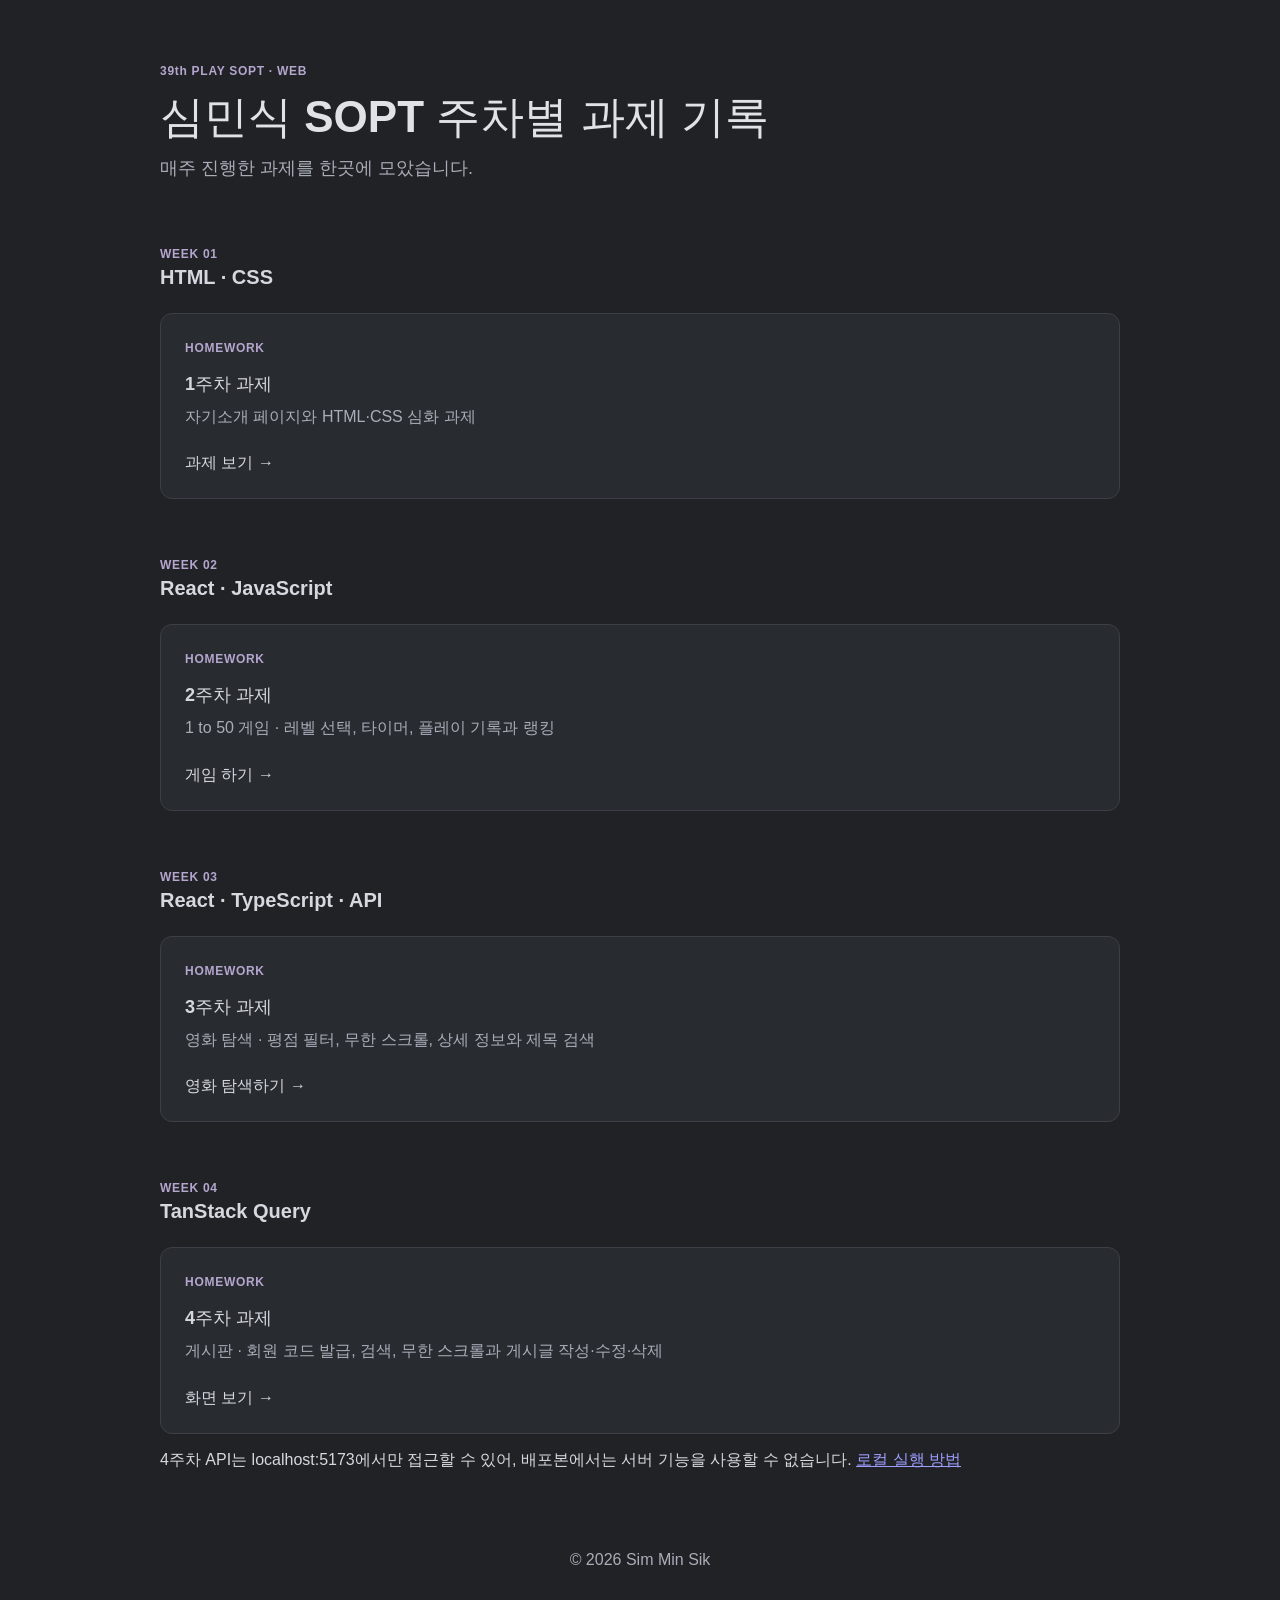
<file: index.html>
<!doctype html>
<html lang="ko">
  <head>
    <meta charset="UTF-8" />
    <meta name="viewport" content="width=device-width, initial-scale=1.0" />
    <meta
      name="description"
      content="심민식의 PLAY SOPT 웹 파트 주차별 과제 모음"
    />
    <title>심민식 SOPT 주차별 과제 기록</title>
    <link rel="stylesheet" href="./pages.css?v=20261027-comfort" />
  </head>
  <body>
    <header class="site-header">
      <p class="eyebrow">39th PLAY SOPT · WEB</p>
      <h1>
        <span class="site-title-part">심민식</span>
        <span class="site-title-part">SOPT</span>
        <span class="site-title-part">주차별</span>
        <span class="site-title-part">과제 기록</span>
      </h1>
      <p>매주 진행한 과제를 한곳에 모았습니다.</p>
    </header>

    <main>
      <section class="week-section" aria-labelledby="week-1-title">
        <div class="week-heading">
          <span>WEEK 01</span>
          <h2 id="week-1-title">HTML · CSS</h2>
        </div>

        <div class="page-grid">
          <a class="page-card page-card-link" href="./Week1/Homework/">
            <span class="page-type">HOMEWORK</span>
            <h3>1주차 과제</h3>
            <p>자기소개 페이지와 HTML·CSS 심화 과제</p>
            <span class="page-status">과제 보기 →</span>
          </a>
        </div>
      </section>
      <section class="week-section" aria-labelledby="week-2-title">
        <div class="week-heading">
          <span>WEEK 02</span>
          <h2 id="week-2-title">React · JavaScript</h2>
        </div>

        <div class="page-grid">
          <a class="page-card page-card-link" href="./Week2/Homework/one-to-fifty/">
            <span class="page-type">HOMEWORK</span>
            <h3>2주차 과제</h3>
            <p>1 to 50 게임 · 레벨 선택, 타이머, 플레이 기록과 랭킹</p>
            <span class="page-status">게임 하기 →</span>
          </a>
        </div>
      </section>
      <section class="week-section" aria-labelledby="week-3-title">
        <div class="week-heading">
          <span>WEEK 03</span>
          <h2 id="week-3-title">React · TypeScript · API</h2>
        </div>
        <div class="page-grid">
          <a class="page-card page-card-link" href="./Week3/Homework/movie-explorer/">
            <span class="page-type">HOMEWORK</span>
            <h3>3주차 과제</h3>
            <p>영화 탐색 · 평점 필터, 무한 스크롤, 상세 정보와 제목 검색</p>
            <span class="page-status">영화 탐색하기 →</span>
          </a>
        </div>
      </section>
      <section class="week-section" aria-labelledby="week-4-title">
        <div class="week-heading">
          <span>WEEK 04</span>
          <h2 id="week-4-title">TanStack Query</h2>
        </div>
        <div class="page-grid">
          <a class="page-card page-card-link" href="./Week4/Homework/">
            <span class="page-type">HOMEWORK</span>
            <h3>4주차 과제</h3>
            <p>게시판 · 회원 코드 발급, 검색, 무한 스크롤과 게시글 작성·수정·삭제</p>
            <span class="page-status">화면 보기 →</span>
          </a>
        </div>
        <p>4주차 API는 localhost:5173에서만 접근할 수 있어, 배포본에서는 서버 기능을 사용할 수 없습니다. <a href="https://github.com/39-play-sopt-web/SimMinSik/blob/week4/homework/Week4/Homework/README.md">로컬 실행 방법</a></p>
      </section>
    </main>

    <footer>© 2026 Sim Min Sik</footer>
  </body>
</html>
</file>
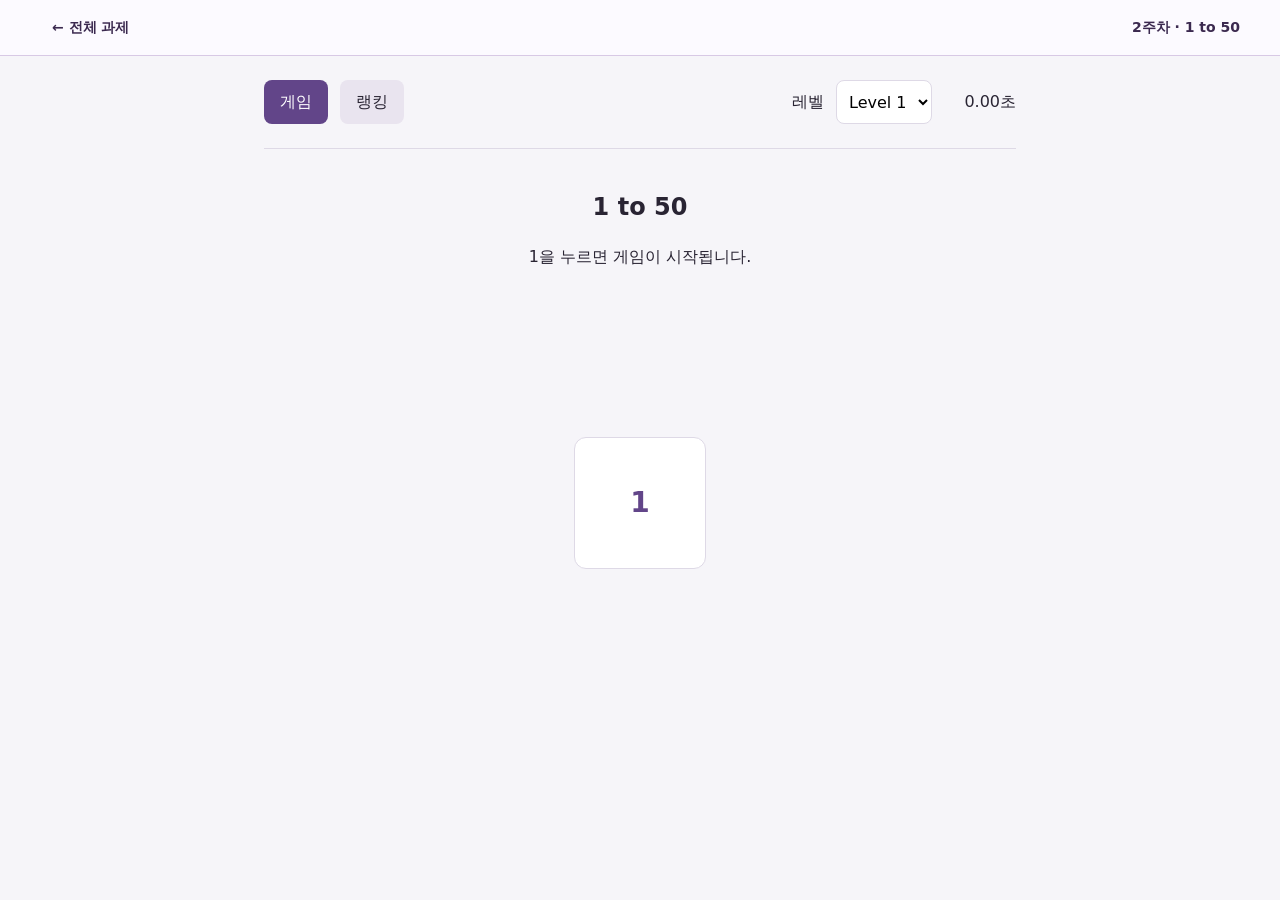
<file: Week2/Homework/one-to-fifty/index.html>
<!doctype html>
<html lang="ko">
  <head>
    <meta charset="UTF-8" />
    <meta name="viewport" content="width=device-width, initial-scale=1.0" />
    <title>1 to 50 | 심민식</title>
    <script type="module" crossorigin src="./assets/index-C7Rlb65-.js"></script>
    <!-- deployment-navigation:head -->
    <link rel="stylesheet" href="../../../deployment-navigation.css" />
  </head>
  <body data-deployment-page="week2">
    <!-- deployment-navigation:start -->
    <nav class="deployment-navigation" aria-label="과제 기록">
      <a href="../../../">← 전체 과제</a>
      <span>2주차 · 1 to 50</span>
    </nav>
    <!-- deployment-navigation:end -->
    <div id="root"></div>
  </body>
</html>
</file>
<file: pages.css>
@charset "UTF-8";

:root {
  font-family:
    Pretendard,
    -apple-system,
    BlinkMacSystemFont,
    "Segoe UI",
    sans-serif;
  color: #d6d8df;
  background-color: #202226;
  font-synthesis: none;
  color-scheme: dark;
}

* {
  box-sizing: border-box;
}

body {
  min-width: 320px;
  min-height: 100vh;
  margin: 0;
}

.site-header,
main,
footer {
  width: min(100% - 2rem, 960px);
  margin-inline: auto;
}

.site-header {
  padding-block: 4rem 2.5rem;
}

.site-header h1,
.site-header p {
  margin: 0;
}

.site-header h1 {
  margin-block: 0.5rem;
  color: #e1e2e7;
  font-size: clamp(1.75rem, 4.5vw, 2.75rem);
  line-height: 1.4;
  word-break: keep-all;
}

.site-title-part {
  display: inline-block;
  white-space: nowrap;
}

.site-header > p:last-child {
  color: #a9adb8;
  font-size: 1.125rem;
}

.eyebrow,
.week-heading span,
.page-type {
  color: #b5a6ce;
  font-size: 0.75rem;
  font-weight: 800;
  letter-spacing: 0.06em;
}

.week-section {
  padding-block: 1.5rem 2rem;
}

.week-heading {
  margin-bottom: 1.5rem;
}

.week-heading h2 {
  margin-block: 0.25rem 0;
  font-size: 1.25rem;
}

.page-grid {
  display: grid;
  grid-template-columns: repeat(auto-fit, minmax(min(100%, 24rem), 1fr));
  gap: 1rem;
}

.page-card {
  min-height: 10rem;
  padding: 1.5rem;
  border: 1px solid #3c3f47;
  border-radius: 0.75rem;
  background-color: #282b30;
}

.page-card h3 {
  margin-block: 1rem 0.5rem;
  font-size: 1.125rem;
}

.page-card p {
  margin: 0;
  color: #a9adb8;
  line-height: 1.6;
}

.page-status {
  display: inline-block;
  margin-top: 1.5rem;
  font-weight: 700;
}

.page-card-link {
  color: inherit;
  text-decoration: none;
  transition:
    border-color 0.2s ease,
    background-color 0.2s ease;
}

.page-card-link:hover {
  border-color: #8f80a8;
  background-color: #30333a;
}

.page-card-link:focus-visible {
  outline: 0.1875rem solid #b5a6ce;
  outline-offset: 0.1875rem;
}

footer {
  padding-block: 2rem;
  color: #a9adb8;
  text-align: center;
}

@media (width <= 640px) {
  .site-header {
    padding-block-start: 4rem;
  }

  .page-grid {
    grid-template-columns: 1fr;
  }
}
</file>
<file: deployment-navigation.css>
/* 개인 배포본에서만 사용하는 과제 목록 링크 */
body[data-deployment-page] {
  --deployment-nav-height: 3.5rem;
  padding-top: var(--deployment-nav-height);
}

.deployment-navigation {
  position: fixed;
  inset: 0 0 auto;
  z-index: 2000;
  display: flex;
  align-items: center;
  justify-content: space-between;
  gap: 0.5rem;
  box-sizing: border-box;
  height: var(--deployment-nav-height);
  padding-inline: max(1rem, calc((100% - 1200px) / 2));
  border-bottom: 1px solid #d8c9e5;
  background: #fcfaff;
  color: #3b294f;
  font: 600 0.875rem/1.4 system-ui, sans-serif;
}

.deployment-navigation a {
  display: inline-flex;
  align-items: center;
  min-height: 44px;
  padding-inline: 0.75rem;
  border-radius: 0.5rem;
  color: inherit;
  text-decoration: none;
  white-space: nowrap;
}

.deployment-navigation a:focus-visible {
  outline: 3px solid #d95f9f;
  outline-offset: 2px;
}

@media (hover: hover) {
  .deployment-navigation a:hover {
    background: #eee6f5;
  }
}

/* 1주차의 고정 헤더와 목차가 배포 메뉴를 가리지 않도록 위치 조정 */
body[data-deployment-page="week1"] {
  padding-top: calc(4.5rem + var(--deployment-nav-height));
}

body[data-deployment-page="week1"] .site-header {
  top: var(--deployment-nav-height);
}

body[data-deployment-page="week1"] .side-navigation {
  top: calc(5.5rem + var(--deployment-nav-height));
}

body[data-deployment-page="week1"] main section {
  scroll-margin-top: calc(5.5rem + var(--deployment-nav-height));
}

.deployment-api-notice {
  padding: 0.875rem max(1rem, calc((100% - 1152px) / 2));
  background: #fff7e8;
  color: #694817;
  font: 400 0.875rem/1.6 system-ui, sans-serif;
}

.deployment-api-notice a {
  color: inherit;
  text-decoration: underline;
}
</file>
